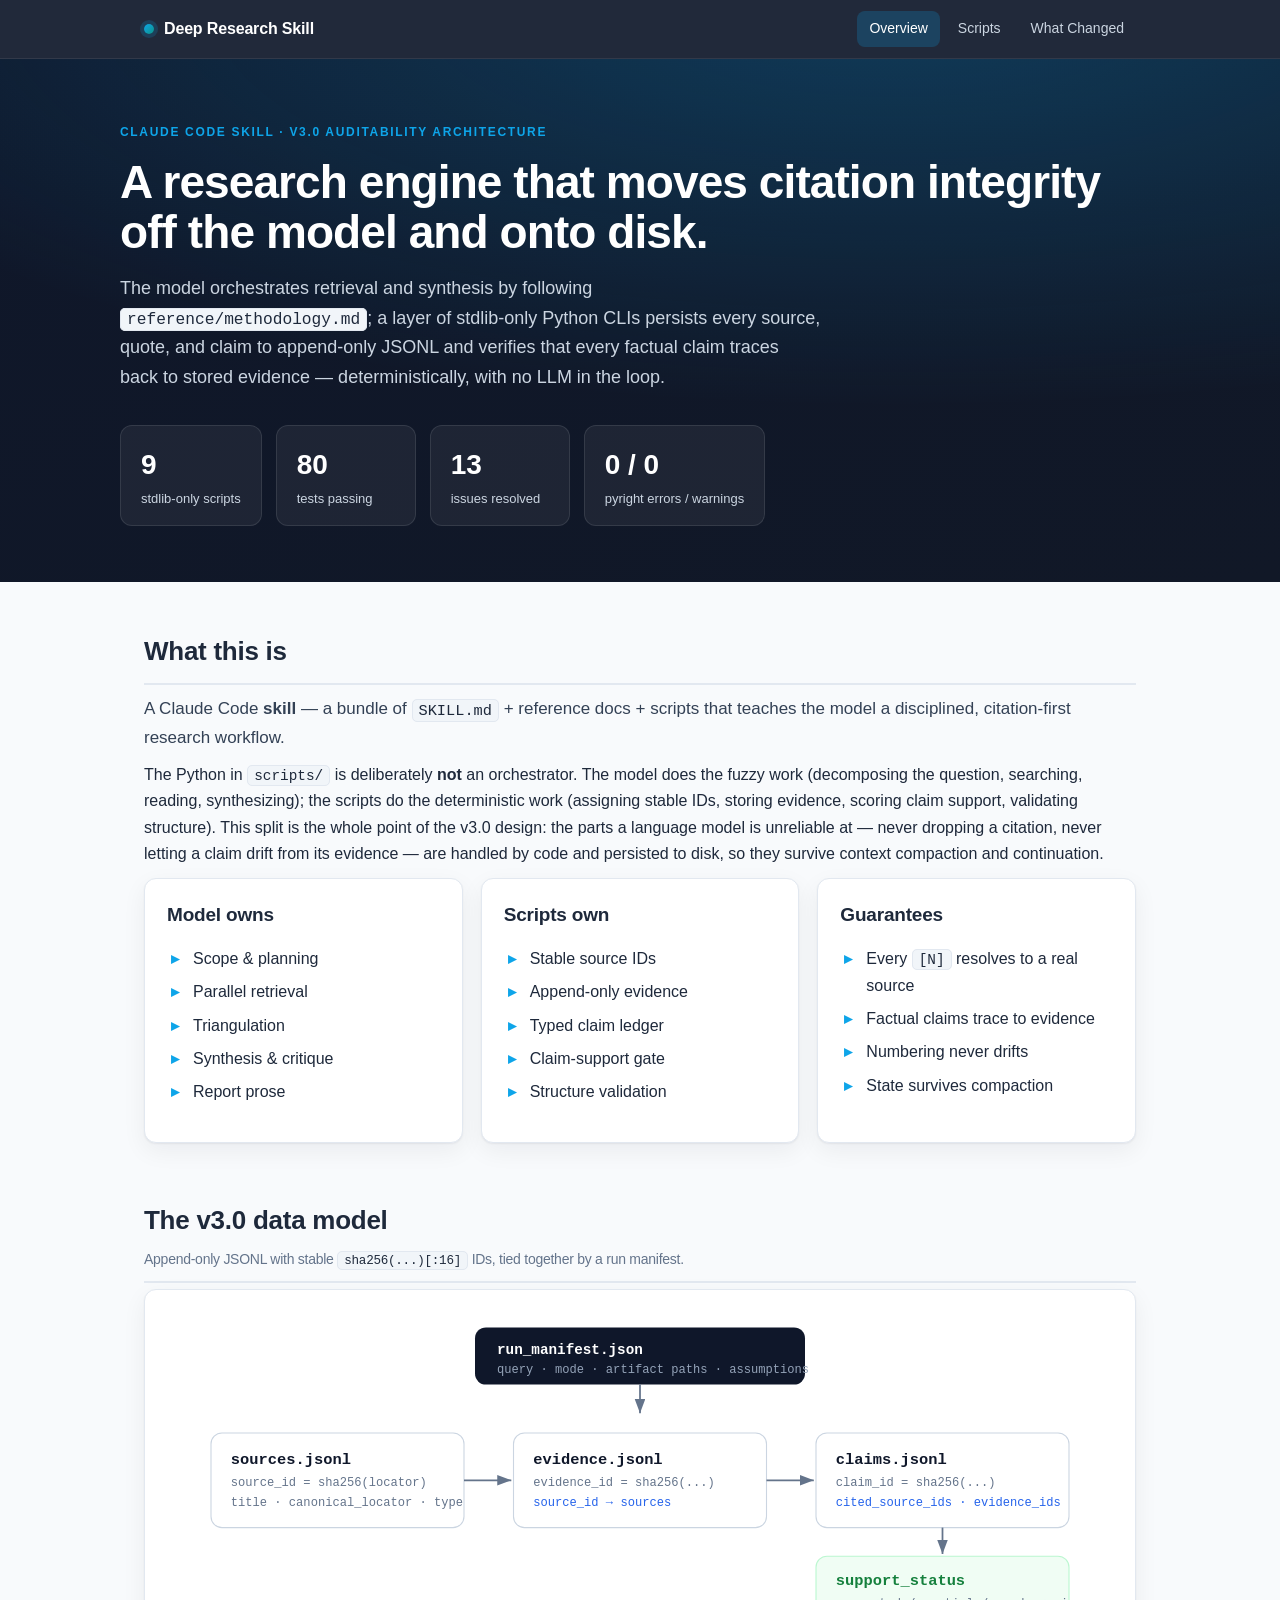
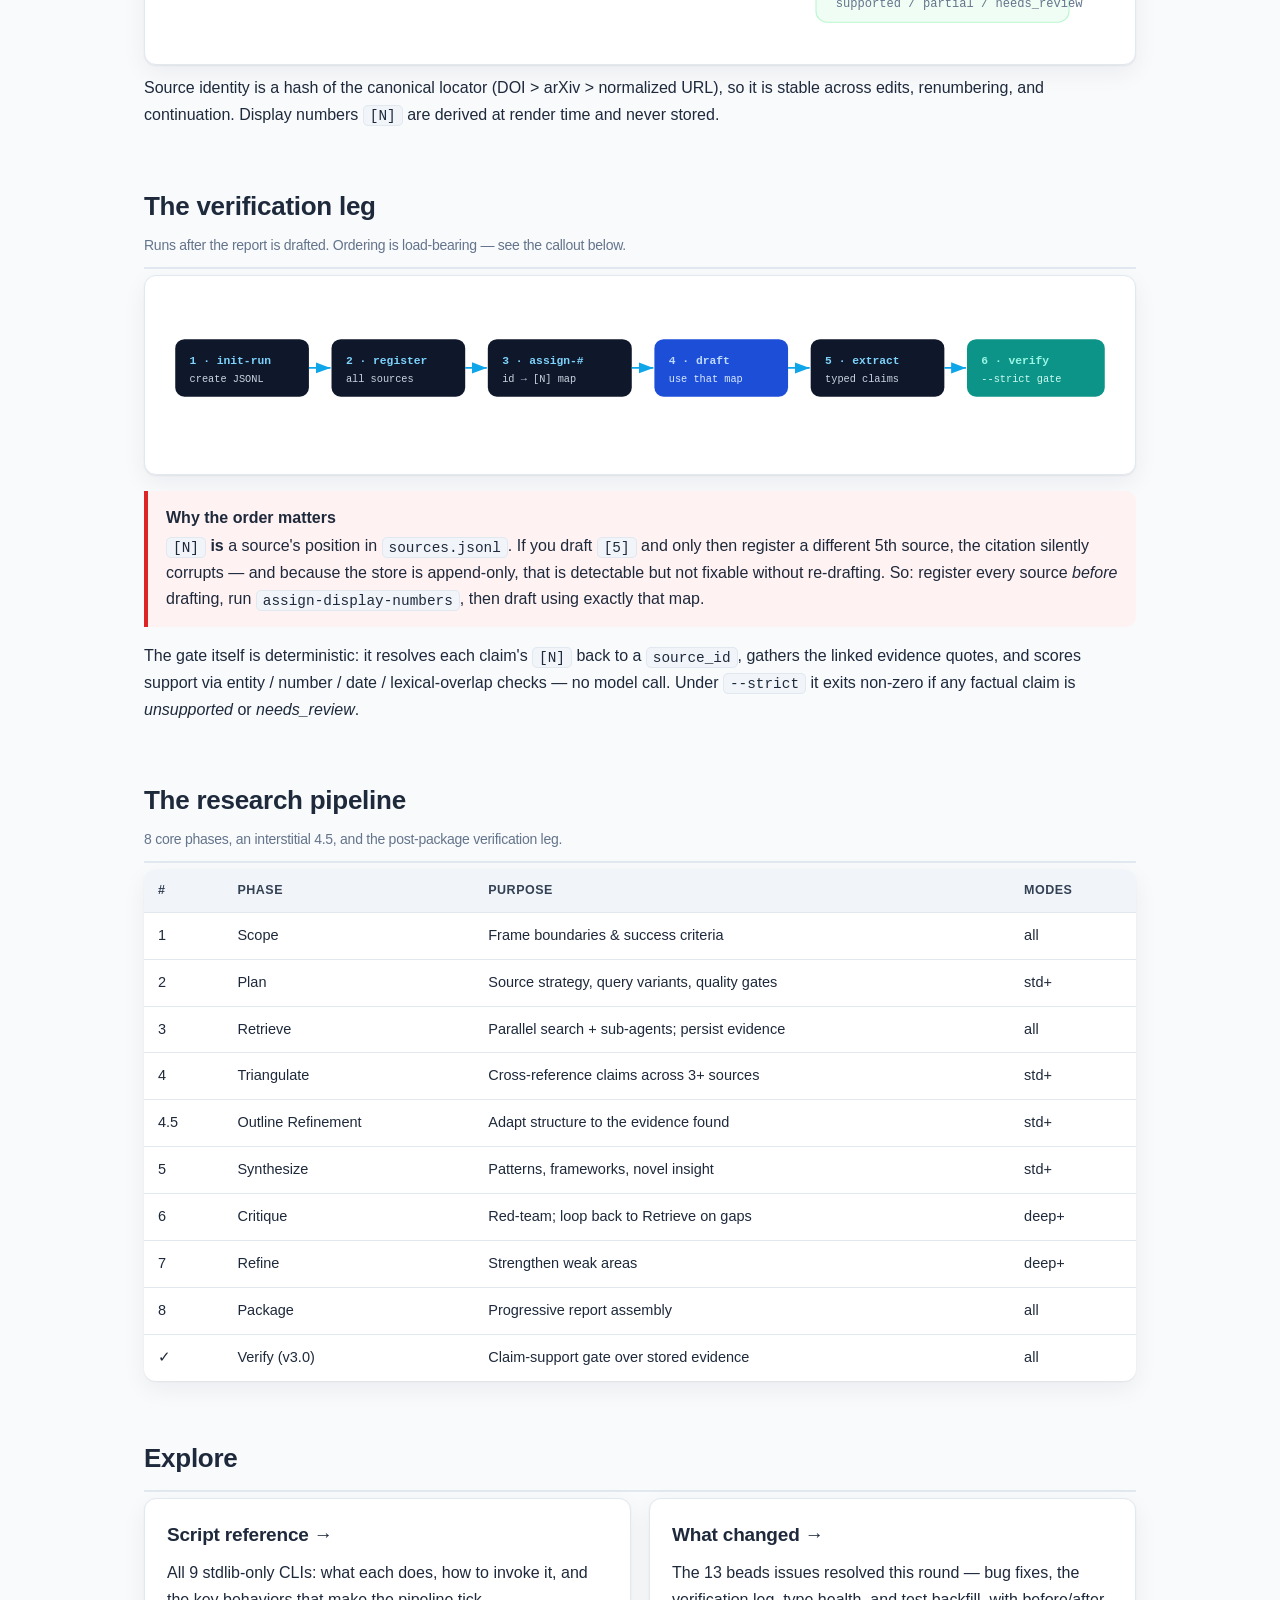
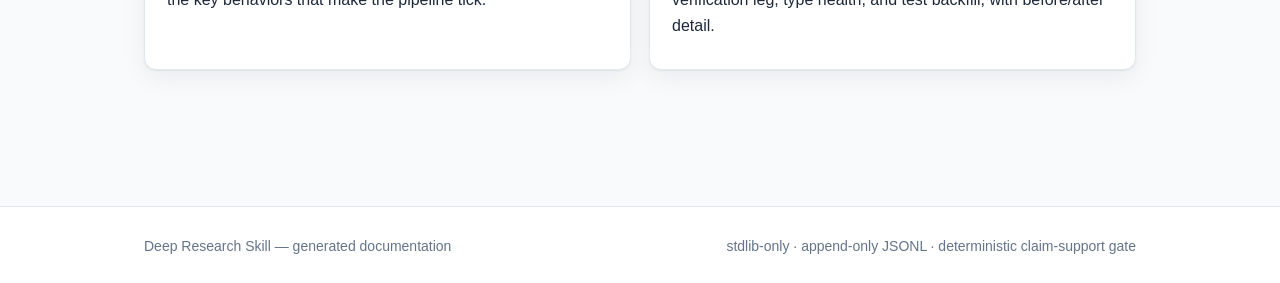
<file: docs/index.html>
<!DOCTYPE html>
<html lang="en">
<head>
<meta charset="utf-8">
<meta name="viewport" content="width=device-width, initial-scale=1">
<title>Deep Research Skill — Documentation</title>
<link rel="stylesheet" href="assets/style.css">
</head>
<body>

<header class="topbar">
  <div class="inner">
    <span class="brand"><span class="dot"></span> Deep Research Skill</span>
    <nav>
      <a class="active" href="index.html">Overview</a>
      <a href="scripts.html">Scripts</a>
      <a href="changes.html">What Changed</a>
    </nav>
  </div>
</header>

<div class="hero">
  <div class="inner">
    <p class="eyebrow">Claude Code Skill &middot; v3.0 auditability architecture</p>
    <h1>A research engine that moves citation integrity<br>off the model and onto disk.</h1>
    <p>The model orchestrates retrieval and synthesis by following <code>reference/methodology.md</code>; a layer of
       stdlib-only Python CLIs persists every source, quote, and claim to append-only JSONL and verifies that every
       factual claim traces back to stored evidence — deterministically, with no LLM in the loop.</p>
    <div class="stats">
      <div class="stat"><div class="num">9</div><div class="lbl">stdlib-only scripts</div></div>
      <div class="stat"><div class="num">80</div><div class="lbl">tests passing</div></div>
      <div class="stat"><div class="num">13</div><div class="lbl">issues resolved</div></div>
      <div class="stat"><div class="num">0 / 0</div><div class="lbl">pyright errors / warnings</div></div>
    </div>
  </div>
</div>

<main>

  <section id="what">
    <h2>What this is</h2>
    <p class="lead">A Claude Code <strong>skill</strong> — a bundle of <code>SKILL.md</code> + reference docs + scripts that
      teaches the model a disciplined, citation-first research workflow.</p>
    <p>The Python in <code>scripts/</code> is deliberately <strong>not</strong> an orchestrator. The model does the fuzzy
      work (decomposing the question, searching, reading, synthesizing); the scripts do the deterministic work
      (assigning stable IDs, storing evidence, scoring claim support, validating structure). This split is the whole
      point of the v3.0 design: the parts a language model is unreliable at — never dropping a citation, never letting a
      claim drift from its evidence — are handled by code and persisted to disk, so they survive context compaction and
      continuation.</p>
    <div class="grid cols-3">
      <div class="card"><h3>Model owns</h3><ul class="clean"><li>Scope &amp; planning</li><li>Parallel retrieval</li><li>Triangulation</li><li>Synthesis &amp; critique</li><li>Report prose</li></ul></div>
      <div class="card"><h3>Scripts own</h3><ul class="clean"><li>Stable source IDs</li><li>Append-only evidence</li><li>Typed claim ledger</li><li>Claim-support gate</li><li>Structure validation</li></ul></div>
      <div class="card"><h3>Guarantees</h3><ul class="clean"><li>Every <code>[N]</code> resolves to a real source</li><li>Factual claims trace to evidence</li><li>Numbering never drifts</li><li>State survives compaction</li></ul></div>
    </div>
  </section>

  <section id="datamodel">
    <h2>The v3.0 data model <span class="h2sub">Append-only JSONL with stable <code>sha256(...)[:16]</code> IDs, tied together by a run manifest.</span></h2>
    <div class="diagram">
      <svg viewBox="0 0 860 300" role="img" aria-label="Data model: run_manifest ties sources, evidence and claims">
        <defs>
          <marker id="arr" markerWidth="10" markerHeight="10" refX="8" refY="3" orient="auto">
            <path d="M0,0 L8,3 L0,6 Z" fill="#64748b"></path>
          </marker>
          <style>
            .box{rx:10;ry:10;fill:#fff;stroke:#cbd5e1;}
            .hdr{fill:#0f172a;font:700 14px var(--mono, monospace);}
            .ttl{fill:#0f172a;font:700 14px monospace;}
            .sub{fill:#64748b;font:11px monospace;}
            .lnk{fill:#2563eb;font:11px monospace;}
            .edge{stroke:#64748b;stroke-width:1.6;fill:none;}
            .manifest{fill:#0f172a;}
            .mtxt{fill:#fff;font:700 13px monospace;}
            .msub{fill:#94a3b8;font:11px monospace;}
          </style>
        </defs>

        <!-- run manifest -->
        <rect class="manifest" x="280" y="14" width="300" height="52" rx="10"></rect>
        <text class="mtxt" x="300" y="38">run_manifest.json</text>
        <text class="msub" x="300" y="55">query &middot; mode &middot; artifact paths &middot; assumptions</text>

        <line class="edge" x1="430" y1="66" x2="430" y2="92" marker-end="url(#arr)"></line>

        <!-- sources -->
        <rect class="box" x="40" y="110" width="230" height="86"></rect>
        <text class="ttl" x="58" y="138">sources.jsonl</text>
        <text class="sub" x="58" y="158">source_id = sha256(locator)</text>
        <text class="sub" x="58" y="176">title &middot; canonical_locator &middot; type</text>

        <!-- evidence -->
        <rect class="box" x="315" y="110" width="230" height="86"></rect>
        <text class="ttl" x="333" y="138">evidence.jsonl</text>
        <text class="sub" x="333" y="158">evidence_id = sha256(...)</text>
        <text class="lnk" x="333" y="176">source_id &rarr; sources</text>

        <!-- claims -->
        <rect class="box" x="590" y="110" width="230" height="86"></rect>
        <text class="ttl" x="608" y="138">claims.jsonl</text>
        <text class="sub" x="608" y="158">claim_id = sha256(...)</text>
        <text class="lnk" x="608" y="176">cited_source_ids &middot; evidence_ids</text>

        <!-- edges between artifacts -->
        <line class="edge" x1="545" y1="153" x2="588" y2="153" marker-end="url(#arr)"></line>
        <line class="edge" x1="270" y1="153" x2="313" y2="153" marker-end="url(#arr)"></line>

        <!-- support status -->
        <rect class="box" x="590" y="222" width="230" height="60" style="fill:#f0fdf4;stroke:#bbf7d0;"></rect>
        <text class="ttl" x="608" y="248" style="fill:#15803d;">support_status</text>
        <text class="sub" x="608" y="268">supported / partial / needs_review</text>
        <line class="edge" x1="705" y1="196" x2="705" y2="220" marker-end="url(#arr)"></line>
      </svg>
    </div>
    <p>Source identity is a hash of the canonical locator (DOI &gt; arXiv &gt; normalized URL), so it is stable across
      edits, renumbering, and continuation. Display numbers <code>[N]</code> are derived at render time and never stored.</p>
  </section>

  <section id="pipeline">
    <h2>The verification leg <span class="h2sub">Runs after the report is drafted. Ordering is load-bearing — see the callout below.</span></h2>
    <div class="diagram">
      <svg viewBox="0 0 920 150" role="img" aria-label="Verification pipeline ordering">
        <defs>
          <marker id="arr2" markerWidth="10" markerHeight="10" refX="8" refY="3" orient="auto">
            <path d="M0,0 L8,3 L0,6 Z" fill="#0ea5e9"></path>
          </marker>
        </defs>
        <g font-family="monospace">
          <!-- step template repeated -->
          <g>
            <rect x="8"  y="40" width="130" height="56" rx="9" fill="#0f172a"></rect>
            <text x="22" y="64" fill="#7dd3fc" font-size="11" font-weight="700">1 &middot; init-run</text>
            <text x="22" y="82" fill="#cbd5e1" font-size="10">create JSONL</text>
          </g>
          <g>
            <rect x="160" y="40" width="130" height="56" rx="9" fill="#0f172a"></rect>
            <text x="174" y="64" fill="#7dd3fc" font-size="11" font-weight="700">2 &middot; register</text>
            <text x="174" y="82" fill="#cbd5e1" font-size="10">all sources</text>
          </g>
          <g>
            <rect x="312" y="40" width="140" height="56" rx="9" fill="#0f172a"></rect>
            <text x="326" y="64" fill="#7dd3fc" font-size="11" font-weight="700">3 &middot; assign-#</text>
            <text x="326" y="82" fill="#cbd5e1" font-size="10">id &rarr; [N] map</text>
          </g>
          <g>
            <rect x="474" y="40" width="130" height="56" rx="9" fill="#1d4ed8"></rect>
            <text x="488" y="64" fill="#bfdbfe" font-size="11" font-weight="700">4 &middot; draft</text>
            <text x="488" y="82" fill="#dbeafe" font-size="10">use that map</text>
          </g>
          <g>
            <rect x="626" y="40" width="130" height="56" rx="9" fill="#0f172a"></rect>
            <text x="640" y="64" fill="#7dd3fc" font-size="11" font-weight="700">5 &middot; extract</text>
            <text x="640" y="82" fill="#cbd5e1" font-size="10">typed claims</text>
          </g>
          <g>
            <rect x="778" y="40" width="134" height="56" rx="9" fill="#0d9488"></rect>
            <text x="792" y="64" fill="#99f6e4" font-size="11" font-weight="700">6 &middot; verify</text>
            <text x="792" y="82" fill="#ccfbf1" font-size="10">--strict gate</text>
          </g>
          <line x1="138" y1="68" x2="159" y2="68" stroke="#0ea5e9" stroke-width="1.8" marker-end="url(#arr2)"></line>
          <line x1="290" y1="68" x2="311" y2="68" stroke="#0ea5e9" stroke-width="1.8" marker-end="url(#arr2)"></line>
          <line x1="452" y1="68" x2="473" y2="68" stroke="#0ea5e9" stroke-width="1.8" marker-end="url(#arr2)"></line>
          <line x1="604" y1="68" x2="625" y2="68" stroke="#0ea5e9" stroke-width="1.8" marker-end="url(#arr2)"></line>
          <line x1="756" y1="68" x2="777" y2="68" stroke="#0ea5e9" stroke-width="1.8" marker-end="url(#arr2)"></line>
        </g>
      </svg>
    </div>
    <div class="callout danger">
      <div class="title">Why the order matters</div>
      <code>[N]</code> <strong>is</strong> a source's position in <code>sources.jsonl</code>. If you draft <code>[5]</code>
      and only then register a different 5th source, the citation silently corrupts — and because the store is
      append-only, that is detectable but not fixable without re-drafting. So: register every source <em>before</em>
      drafting, run <code>assign-display-numbers</code>, then draft using exactly that map.
    </div>
    <p>The gate itself is deterministic: it resolves each claim's <code>[N]</code> back to a <code>source_id</code>, gathers
      the linked evidence quotes, and scores support via entity / number / date / lexical-overlap checks — no model call.
      Under <code>--strict</code> it exits non-zero if any factual claim is <em>unsupported</em> or <em>needs_review</em>.</p>
  </section>

  <section id="phases">
    <h2>The research pipeline <span class="h2sub">8 core phases, an interstitial 4.5, and the post-package verification leg.</span></h2>
    <table>
      <thead><tr><th>#</th><th>Phase</th><th>Purpose</th><th>Modes</th></tr></thead>
      <tbody>
        <tr><td>1</td><td>Scope</td><td>Frame boundaries &amp; success criteria</td><td>all</td></tr>
        <tr><td>2</td><td>Plan</td><td>Source strategy, query variants, quality gates</td><td>std+</td></tr>
        <tr><td>3</td><td>Retrieve</td><td>Parallel search + sub-agents; persist evidence</td><td>all</td></tr>
        <tr><td>4</td><td>Triangulate</td><td>Cross-reference claims across 3+ sources</td><td>std+</td></tr>
        <tr><td>4.5</td><td>Outline Refinement</td><td>Adapt structure to the evidence found</td><td>std+</td></tr>
        <tr><td>5</td><td>Synthesize</td><td>Patterns, frameworks, novel insight</td><td>std+</td></tr>
        <tr><td>6</td><td>Critique</td><td>Red-team; loop back to Retrieve on gaps</td><td>deep+</td></tr>
        <tr><td>7</td><td>Refine</td><td>Strengthen weak areas</td><td>deep+</td></tr>
        <tr><td>8</td><td>Package</td><td>Progressive report assembly</td><td>all</td></tr>
        <tr><td>&#10003;</td><td>Verify (v3.0)</td><td>Claim-support gate over stored evidence</td><td>all</td></tr>
      </tbody>
    </table>
  </section>

  <section id="explore">
    <h2>Explore</h2>
    <div class="grid cols-2">
      <a class="card" href="scripts.html" style="text-decoration:none;color:inherit;">
        <h3>Script reference &rarr;</h3>
        <p>All 9 stdlib-only CLIs: what each does, how to invoke it, and the key behaviors that make the pipeline tick.</p>
      </a>
      <a class="card" href="changes.html" style="text-decoration:none;color:inherit;">
        <h3>What changed &rarr;</h3>
        <p>The 13 beads issues resolved this round — bug fixes, the verification leg, type health, and test backfill, with before/after detail.</p>
      </a>
    </div>
  </section>

</main>

<footer>
  <div class="inner">
    <span>Deep Research Skill — generated documentation</span>
    <span>stdlib-only &middot; append-only JSONL &middot; deterministic claim-support gate</span>
  </div>
</footer>

</body>
</html>
</file>
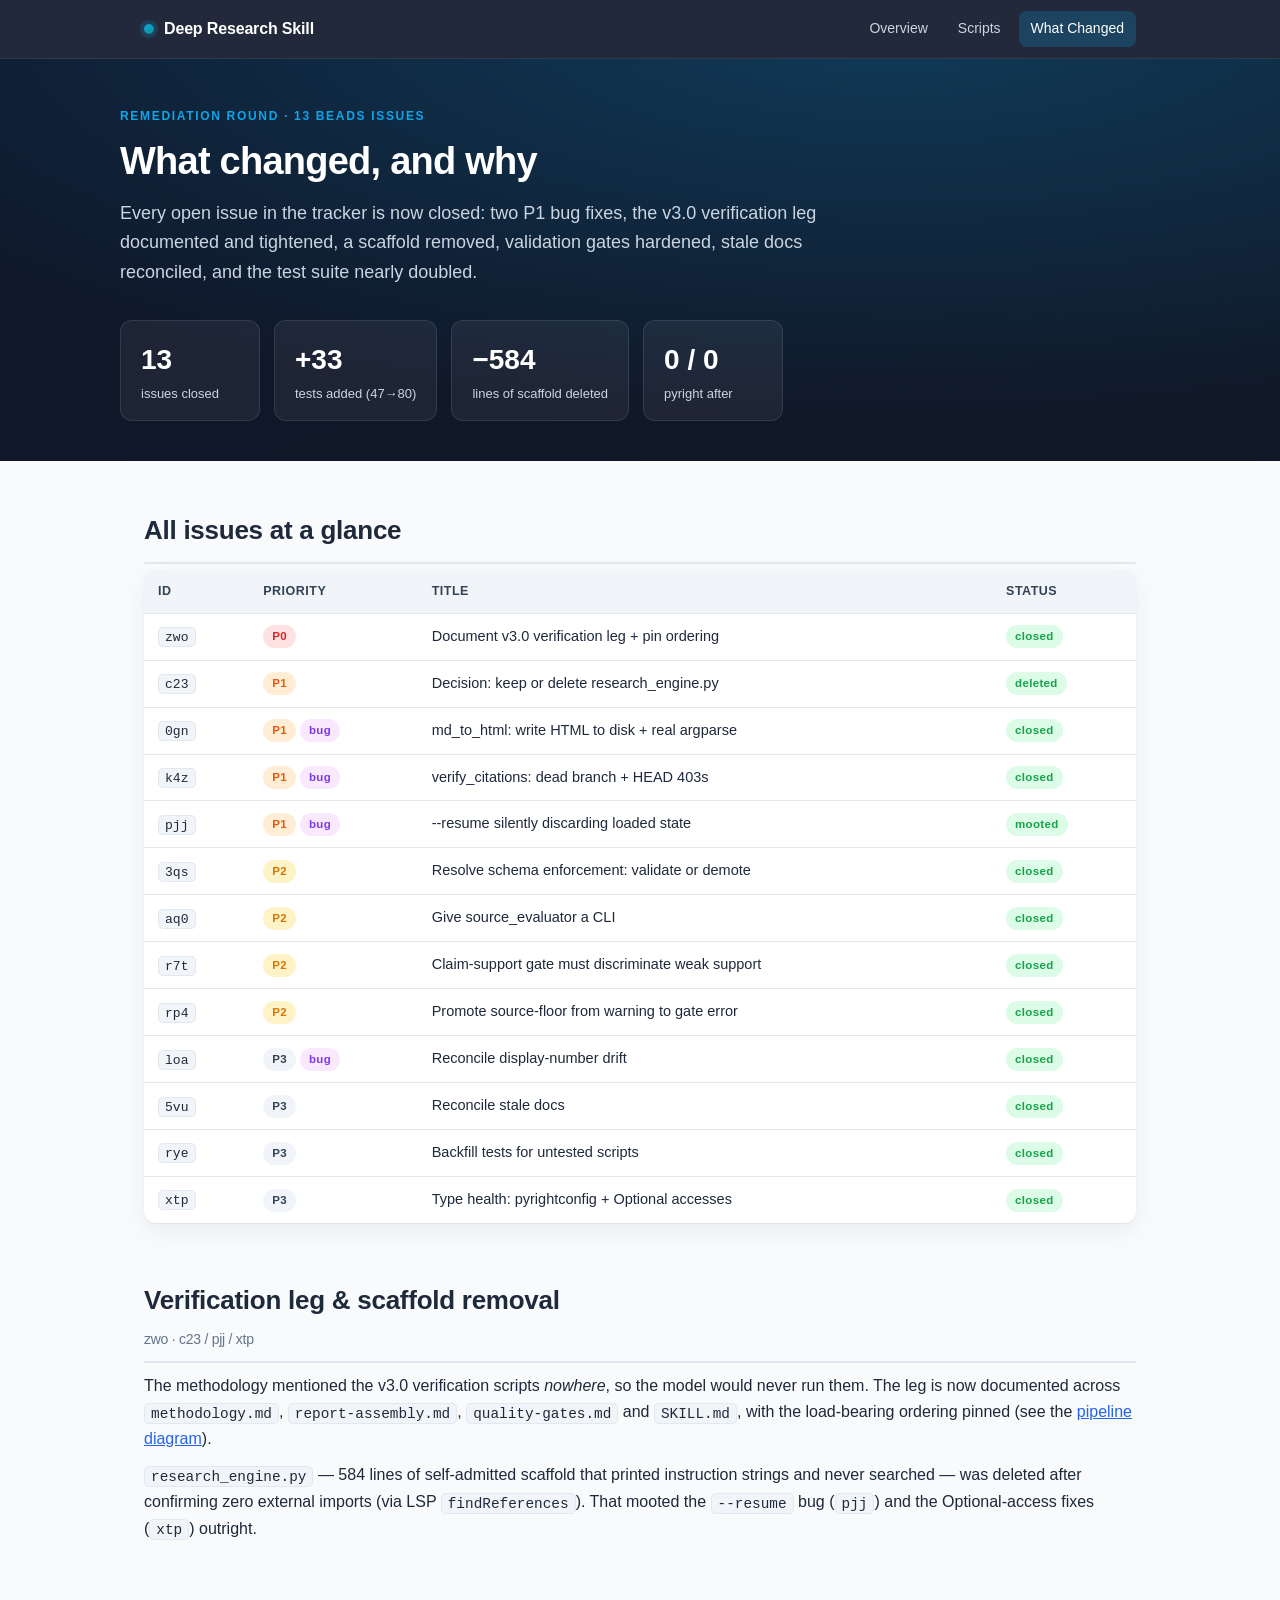
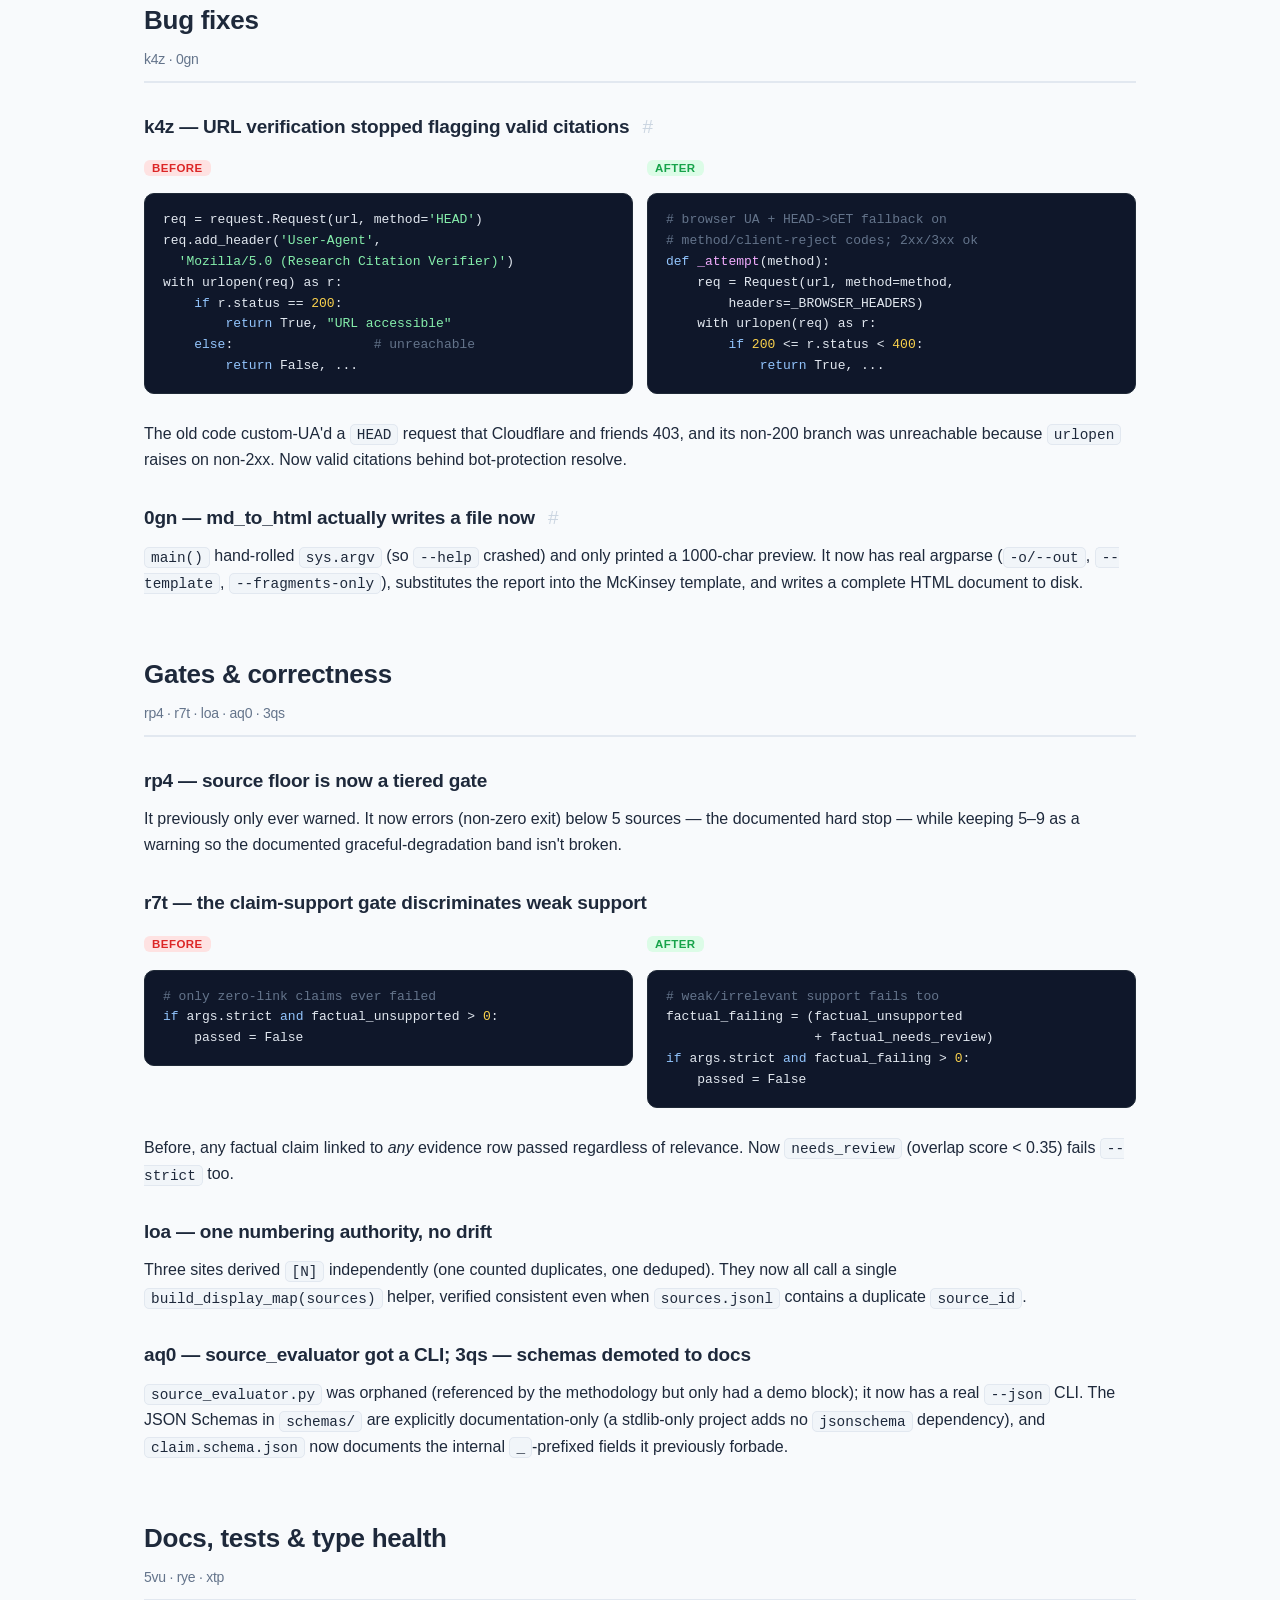
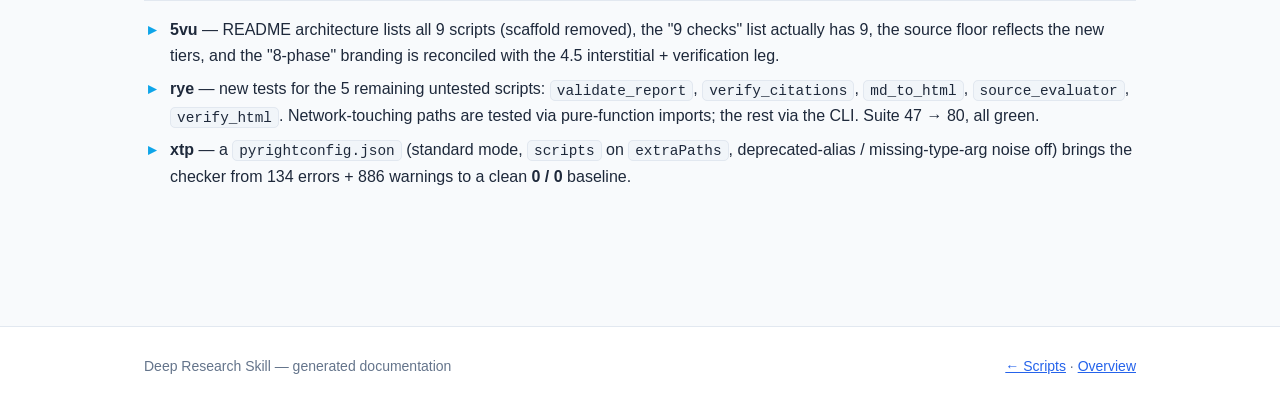
<file: docs/changes.html>
<!DOCTYPE html>
<html lang="en">
<head>
<meta charset="utf-8">
<meta name="viewport" content="width=device-width, initial-scale=1">
<title>What Changed — Deep Research Skill</title>
<link rel="stylesheet" href="assets/style.css">
</head>
<body>

<header class="topbar">
  <div class="inner">
    <span class="brand"><span class="dot"></span> Deep Research Skill</span>
    <nav>
      <a href="index.html">Overview</a>
      <a href="scripts.html">Scripts</a>
      <a class="active" href="changes.html">What Changed</a>
    </nav>
  </div>
</header>

<div class="hero" style="padding:48px 24px 40px;">
  <div class="inner">
    <p class="eyebrow">Remediation round &middot; 13 beads issues</p>
    <h1 style="font-size:clamp(26px,4vw,38px);">What changed, and why</h1>
    <p>Every open issue in the tracker is now closed: two P1 bug fixes, the v3.0 verification leg documented and tightened,
       a scaffold removed, validation gates hardened, stale docs reconciled, and the test suite nearly doubled.</p>
    <div class="stats">
      <div class="stat"><div class="num">13</div><div class="lbl">issues closed</div></div>
      <div class="stat"><div class="num">+33</div><div class="lbl">tests added (47&rarr;80)</div></div>
      <div class="stat"><div class="num">&minus;584</div><div class="lbl">lines of scaffold deleted</div></div>
      <div class="stat"><div class="num">0 / 0</div><div class="lbl">pyright after</div></div>
    </div>
  </div>
</div>

<main>

  <section>
    <h2>All issues at a glance</h2>
    <table>
      <thead><tr><th>ID</th><th>Priority</th><th>Title</th><th>Status</th></tr></thead>
      <tbody>
        <tr><td><code>zwo</code></td><td><span class="badge p0">P0</span></td><td>Document v3.0 verification leg + pin ordering</td><td><span class="badge closed">closed</span></td></tr>
        <tr><td><code>c23</code></td><td><span class="badge p1">P1</span></td><td>Decision: keep or delete research_engine.py</td><td><span class="badge closed">deleted</span></td></tr>
        <tr><td><code>0gn</code></td><td><span class="badge p1">P1</span> <span class="badge bug">bug</span></td><td>md_to_html: write HTML to disk + real argparse</td><td><span class="badge closed">closed</span></td></tr>
        <tr><td><code>k4z</code></td><td><span class="badge p1">P1</span> <span class="badge bug">bug</span></td><td>verify_citations: dead branch + HEAD 403s</td><td><span class="badge closed">closed</span></td></tr>
        <tr><td><code>pjj</code></td><td><span class="badge p1">P1</span> <span class="badge bug">bug</span></td><td>--resume silently discarding loaded state</td><td><span class="badge closed">mooted</span></td></tr>
        <tr><td><code>3qs</code></td><td><span class="badge p2">P2</span></td><td>Resolve schema enforcement: validate or demote</td><td><span class="badge closed">closed</span></td></tr>
        <tr><td><code>aq0</code></td><td><span class="badge p2">P2</span></td><td>Give source_evaluator a CLI</td><td><span class="badge closed">closed</span></td></tr>
        <tr><td><code>r7t</code></td><td><span class="badge p2">P2</span></td><td>Claim-support gate must discriminate weak support</td><td><span class="badge closed">closed</span></td></tr>
        <tr><td><code>rp4</code></td><td><span class="badge p2">P2</span></td><td>Promote source-floor from warning to gate error</td><td><span class="badge closed">closed</span></td></tr>
        <tr><td><code>loa</code></td><td><span class="badge p3">P3</span> <span class="badge bug">bug</span></td><td>Reconcile display-number drift</td><td><span class="badge closed">closed</span></td></tr>
        <tr><td><code>5vu</code></td><td><span class="badge p3">P3</span></td><td>Reconcile stale docs</td><td><span class="badge closed">closed</span></td></tr>
        <tr><td><code>rye</code></td><td><span class="badge p3">P3</span></td><td>Backfill tests for untested scripts</td><td><span class="badge closed">closed</span></td></tr>
        <tr><td><code>xtp</code></td><td><span class="badge p3">P3</span></td><td>Type health: pyrightconfig + Optional accesses</td><td><span class="badge closed">closed</span></td></tr>
      </tbody>
    </table>
  </section>

  <section>
    <h2>Verification leg &amp; scaffold removal <span class="h2sub">zwo &middot; c23 / pjj / xtp</span></h2>
    <p>The methodology mentioned the v3.0 verification scripts <em>nowhere</em>, so the model would never run them. The
       leg is now documented across <code>methodology.md</code>, <code>report-assembly.md</code>, <code>quality-gates.md</code>
       and <code>SKILL.md</code>, with the load-bearing ordering pinned (see the
       <a href="index.html#pipeline">pipeline diagram</a>).</p>
    <p><code>research_engine.py</code> — 584 lines of self-admitted scaffold that printed instruction strings and never
       searched — was deleted after confirming zero external imports (via LSP <code>findReferences</code>). That mooted the
       <code>--resume</code> bug (<code>pjj</code>) and the Optional-access fixes (<code>xtp</code>) outright.</p>
  </section>

  <section>
    <h2>Bug fixes <span class="h2sub">k4z &middot; 0gn</span></h2>

    <h3>k4z — URL verification stopped flagging valid citations <a class="anchor" href="scripts.html#verify_citations">#</a></h3>
    <div class="ba">
      <div class="col before">
        <span class="tag">before</span>
<pre>req = request.Request(url, method=<span class="s">'HEAD'</span>)
req.add_header(<span class="s">'User-Agent'</span>,
  <span class="s">'Mozilla/5.0 (Research Citation Verifier)'</span>)
with urlopen(req) as r:
    <span class="k">if</span> r.status == <span class="n">200</span>:
        <span class="k">return</span> True, <span class="s">"URL accessible"</span>
    <span class="k">else</span>:                  <span class="c"># unreachable</span>
        <span class="k">return</span> False, ...</pre>
      </div>
      <div class="col after">
        <span class="tag">after</span>
<pre><span class="c"># browser UA + HEAD-&gt;GET fallback on</span>
<span class="c"># method/client-reject codes; 2xx/3xx ok</span>
<span class="k">def</span> <span class="f">_attempt</span>(method):
    req = Request(url, method=method,
        headers=_BROWSER_HEADERS)
    with urlopen(req) as r:
        <span class="k">if</span> <span class="n">200</span> &lt;= r.status &lt; <span class="n">400</span>:
            <span class="k">return</span> True, ...</pre>
      </div>
    </div>
    <p>The old code custom-UA'd a <code>HEAD</code> request that Cloudflare and friends 403, and its non-200 branch was
       unreachable because <code>urlopen</code> raises on non-2xx. Now valid citations behind bot-protection resolve.</p>

    <h3>0gn — md_to_html actually writes a file now <a class="anchor" href="scripts.html#md_to_html">#</a></h3>
    <p><code>main()</code> hand-rolled <code>sys.argv</code> (so <code>--help</code> crashed) and only printed a 1000-char
       preview. It now has real argparse (<code>-o/--out</code>, <code>--template</code>, <code>--fragments-only</code>),
       substitutes the report into the McKinsey template, and writes a complete HTML document to disk.</p>
  </section>

  <section>
    <h2>Gates &amp; correctness <span class="h2sub">rp4 &middot; r7t &middot; loa &middot; aq0 &middot; 3qs</span></h2>

    <h3>rp4 — source floor is now a tiered gate</h3>
    <p>It previously only ever warned. It now errors (non-zero exit) below 5 sources — the documented hard stop — while
       keeping 5–9 as a warning so the documented graceful-degradation band isn't broken.</p>

    <h3>r7t — the claim-support gate discriminates weak support</h3>
    <div class="ba">
      <div class="col before">
        <span class="tag">before</span>
<pre><span class="c"># only zero-link claims ever failed</span>
<span class="k">if</span> args.strict <span class="k">and</span> factual_unsupported &gt; <span class="n">0</span>:
    passed = False</pre>
      </div>
      <div class="col after">
        <span class="tag">after</span>
<pre><span class="c"># weak/irrelevant support fails too</span>
factual_failing = (factual_unsupported
                   + factual_needs_review)
<span class="k">if</span> args.strict <span class="k">and</span> factual_failing &gt; <span class="n">0</span>:
    passed = False</pre>
      </div>
    </div>
    <p>Before, any factual claim linked to <em>any</em> evidence row passed regardless of relevance. Now
       <code>needs_review</code> (overlap score &lt; 0.35) fails <code>--strict</code> too.</p>

    <h3>loa — one numbering authority, no drift</h3>
    <p>Three sites derived <code>[N]</code> independently (one counted duplicates, one deduped). They now all call a single
       <code>build_display_map(sources)</code> helper, verified consistent even when <code>sources.jsonl</code> contains a
       duplicate <code>source_id</code>.</p>

    <h3>aq0 — source_evaluator got a CLI; 3qs — schemas demoted to docs</h3>
    <p><code>source_evaluator.py</code> was orphaned (referenced by the methodology but only had a demo block); it now has a
       real <code>--json</code> CLI. The JSON Schemas in <code>schemas/</code> are explicitly documentation-only (a stdlib-only
       project adds no <code>jsonschema</code> dependency), and <code>claim.schema.json</code> now documents the internal
       <code>_</code>-prefixed fields it previously forbade.</p>
  </section>

  <section>
    <h2>Docs, tests &amp; type health <span class="h2sub">5vu &middot; rye &middot; xtp</span></h2>
    <ul class="clean">
      <li><strong>5vu</strong> — README architecture lists all 9 scripts (scaffold removed), the "9 checks" list actually has 9, the source floor reflects the new tiers, and the "8-phase" branding is reconciled with the 4.5 interstitial + verification leg.</li>
      <li><strong>rye</strong> — new tests for the 5 remaining untested scripts: <code>validate_report</code>, <code>verify_citations</code>, <code>md_to_html</code>, <code>source_evaluator</code>, <code>verify_html</code>. Network-touching paths are tested via pure-function imports; the rest via the CLI. Suite 47 &rarr; 80, all green.</li>
      <li><strong>xtp</strong> — a <code>pyrightconfig.json</code> (standard mode, <code>scripts</code> on <code>extraPaths</code>, deprecated-alias / missing-type-arg noise off) brings the checker from 134 errors + 886 warnings to a clean <strong>0 / 0</strong> baseline.</li>
    </ul>
  </section>

</main>

<footer>
  <div class="inner">
    <span>Deep Research Skill — generated documentation</span>
    <span><a href="scripts.html">&larr; Scripts</a> &middot; <a href="index.html">Overview</a></span>
  </div>
</footer>

</body>
</html>
</file>
<file: docs/assets/style.css>
/* Deep Research Skill — documentation styles. Self-contained, no external deps. */

:root {
  --navy: #0f172a;
  --slate-900: #1e293b;
  --slate-700: #334155;
  --slate-500: #64748b;
  --slate-300: #cbd5e1;
  --slate-200: #e2e8f0;
  --slate-100: #f1f5f9;
  --slate-50: #f8fafc;
  --blue: #2563eb;
  --sky: #0ea5e9;
  --teal: #0d9488;
  --green: #16a34a;
  --amber: #d97706;
  --orange: #ea580c;
  --red: #dc2626;
  --violet: #7c3aed;
  --shadow: 0 1px 2px rgba(15, 23, 42, .06), 0 8px 24px rgba(15, 23, 42, .06);
  --radius: 12px;
  --mono: ui-monospace, "SF Mono", SFMono-Regular, "JetBrains Mono", "Fira Code", Menlo, Consolas, monospace;
  --sans: -apple-system, BlinkMacSystemFont, "Segoe UI", Roboto, Helvetica, Arial, sans-serif;
}

* { box-sizing: border-box; }

html { scroll-behavior: smooth; }

body {
  margin: 0;
  font-family: var(--sans);
  color: var(--slate-900);
  background: var(--slate-50);
  line-height: 1.65;
  -webkit-font-smoothing: antialiased;
}

/* ---- Top navigation ---- */
.topbar {
  position: sticky;
  top: 0;
  z-index: 50;
  background: rgba(15, 23, 42, .92);
  backdrop-filter: blur(8px);
  border-bottom: 1px solid rgba(255, 255, 255, .08);
}
.topbar .inner {
  max-width: 1040px;
  margin: 0 auto;
  padding: 0 24px;
  display: flex;
  align-items: center;
  gap: 24px;
  height: 58px;
}
.topbar .brand {
  font-weight: 700;
  color: #fff;
  letter-spacing: -.01em;
  display: flex;
  align-items: center;
  gap: 10px;
}
.topbar .brand .dot {
  width: 10px; height: 10px; border-radius: 50%;
  background: linear-gradient(135deg, var(--sky), var(--teal));
  box-shadow: 0 0 0 4px rgba(14, 165, 233, .18);
}
.topbar nav { display: flex; gap: 6px; margin-left: auto; flex-wrap: wrap; }
.topbar nav a {
  color: var(--slate-300);
  text-decoration: none;
  font-size: 14px;
  font-weight: 500;
  padding: 6px 12px;
  border-radius: 8px;
  transition: background .15s, color .15s;
}
.topbar nav a:hover { color: #fff; background: rgba(255, 255, 255, .08); }
.topbar nav a.active { color: #fff; background: rgba(14, 165, 233, .22); }

/* ---- Hero ---- */
.hero {
  background:
    radial-gradient(1200px 400px at 70% -10%, rgba(14, 165, 233, .25), transparent),
    linear-gradient(160deg, var(--navy), #111827);
  color: #fff;
  padding: 64px 24px 56px;
}
.hero .inner { max-width: 1040px; margin: 0 auto; }
.hero .eyebrow {
  text-transform: uppercase;
  letter-spacing: .14em;
  font-size: 12px;
  font-weight: 700;
  color: var(--sky);
  margin: 0 0 14px;
}
.hero h1 {
  font-size: clamp(30px, 5vw, 46px);
  line-height: 1.1;
  margin: 0 0 16px;
  letter-spacing: -.02em;
}
.hero p { font-size: 18px; color: #cbd5e1; max-width: 70ch; margin: 0; }
.hero .stats { display: flex; flex-wrap: wrap; gap: 14px; margin-top: 32px; }
.stat {
  background: rgba(255, 255, 255, .06);
  border: 1px solid rgba(255, 255, 255, .1);
  border-radius: var(--radius);
  padding: 16px 20px;
  min-width: 140px;
}
.stat .num { font-size: 28px; font-weight: 800; color: #fff; }
.stat .lbl { font-size: 13px; color: var(--slate-300); }

/* ---- Layout ---- */
main { max-width: 1040px; margin: 0 auto; padding: 48px 24px 80px; }
section { margin-bottom: 56px; scroll-margin-top: 76px; }
h2 {
  font-size: 26px;
  letter-spacing: -.01em;
  margin: 0 0 6px;
  padding-bottom: 10px;
  border-bottom: 2px solid var(--slate-200);
}
h2 .h2sub { display: block; font-size: 14px; font-weight: 400; color: var(--slate-500); margin-top: 6px; border: 0; }
h3 { font-size: 19px; margin: 28px 0 8px; letter-spacing: -.01em; }
p { margin: 10px 0; }
a { color: var(--blue); }

/* ---- Cards & grids ---- */
.grid { display: grid; gap: 18px; }
.grid.cols-2 { grid-template-columns: repeat(auto-fit, minmax(280px, 1fr)); }
.grid.cols-3 { grid-template-columns: repeat(auto-fit, minmax(220px, 1fr)); }
.card {
  background: #fff;
  border: 1px solid var(--slate-200);
  border-radius: var(--radius);
  padding: 20px 22px;
  box-shadow: var(--shadow);
}
.card h3 { margin-top: 0; }
.card .meta { font-family: var(--mono); font-size: 12.5px; color: var(--slate-500); }

/* ---- Badges ---- */
.badge {
  display: inline-block;
  font-size: 11.5px;
  font-weight: 700;
  letter-spacing: .03em;
  padding: 2px 9px;
  border-radius: 999px;
  vertical-align: middle;
}
.badge.p0 { background: #fee2e2; color: var(--red); }
.badge.p1 { background: #ffedd5; color: var(--orange); }
.badge.p2 { background: #fef3c7; color: var(--amber); }
.badge.p3 { background: var(--slate-100); color: var(--slate-700); }
.badge.closed { background: #dcfce7; color: var(--green); }
.badge.bug { background: #fae8ff; color: var(--violet); }
.badge.neutral { background: var(--slate-100); color: var(--slate-700); }

/* ---- Code ---- */
pre {
  background: var(--navy);
  color: #e2e8f0;
  border-radius: 10px;
  padding: 16px 18px;
  overflow-x: auto;
  font-family: var(--mono);
  font-size: 13px;
  line-height: 1.6;
  border: 1px solid #1f2937;
}
pre .c { color: #64748b; }       /* comment */
pre .k { color: #93c5fd; }       /* keyword */
pre .s { color: #86efac; }       /* string */
pre .f { color: #f0abfc; }       /* function/flag */
pre .n { color: #fcd34d; }       /* number/highlight */
code:not(pre code) {
  font-family: var(--mono);
  font-size: .9em;
  background: var(--slate-100);
  color: var(--slate-900);
  padding: 1.5px 6px;
  border-radius: 5px;
  border: 1px solid var(--slate-200);
}

/* ---- Tables ---- */
table { width: 100%; border-collapse: collapse; font-size: 14.5px; background: #fff; border-radius: var(--radius); overflow: hidden; box-shadow: var(--shadow); }
th, td { text-align: left; padding: 11px 14px; border-bottom: 1px solid var(--slate-200); vertical-align: top; }
th { background: var(--slate-100); font-size: 12.5px; text-transform: uppercase; letter-spacing: .04em; color: var(--slate-700); }
tbody tr:last-child td { border-bottom: 0; }
tbody tr:hover { background: var(--slate-50); }

/* ---- Callouts ---- */
.callout {
  border-left: 4px solid var(--blue);
  background: #eff6ff;
  border-radius: 0 10px 10px 0;
  padding: 14px 18px;
  margin: 16px 0;
}
.callout.warn { border-color: var(--amber); background: #fffbeb; }
.callout.danger { border-color: var(--red); background: #fef2f2; }
.callout.ok { border-color: var(--green); background: #f0fdf4; }
.callout .title { font-weight: 700; margin-bottom: 2px; }

/* ---- Before / after ---- */
.ba { display: grid; grid-template-columns: 1fr 1fr; gap: 14px; }
.ba .col { border-radius: 10px; padding: 4px 0; }
.ba .tag { font-size: 11.5px; font-weight: 700; letter-spacing: .04em; text-transform: uppercase; padding: 2px 8px; border-radius: 6px; }
.ba .before .tag { background: #fee2e2; color: var(--red); }
.ba .after .tag { background: #dcfce7; color: var(--green); }
@media (max-width: 640px) { .ba { grid-template-columns: 1fr; } }

/* ---- Pipeline diagram ---- */
.diagram { background: #fff; border: 1px solid var(--slate-200); border-radius: var(--radius); padding: 22px; box-shadow: var(--shadow); overflow-x: auto; }
.diagram svg { display: block; margin: 0 auto; max-width: 100%; height: auto; }

/* ---- Footer ---- */
footer { border-top: 1px solid var(--slate-200); background: #fff; }
footer .inner { max-width: 1040px; margin: 0 auto; padding: 28px 24px; color: var(--slate-500); font-size: 14px; display: flex; justify-content: space-between; flex-wrap: wrap; gap: 12px; }

.lead { font-size: 17px; color: var(--slate-700); }
ul.clean { list-style: none; padding-left: 0; }
ul.clean li { padding-left: 26px; position: relative; margin: 7px 0; }
ul.clean li::before { content: "▸"; position: absolute; left: 4px; color: var(--sky); font-weight: 700; }
.anchor { color: var(--slate-300); text-decoration: none; margin-left: 8px; font-weight: 400; }
.anchor:hover { color: var(--blue); }
</file>
